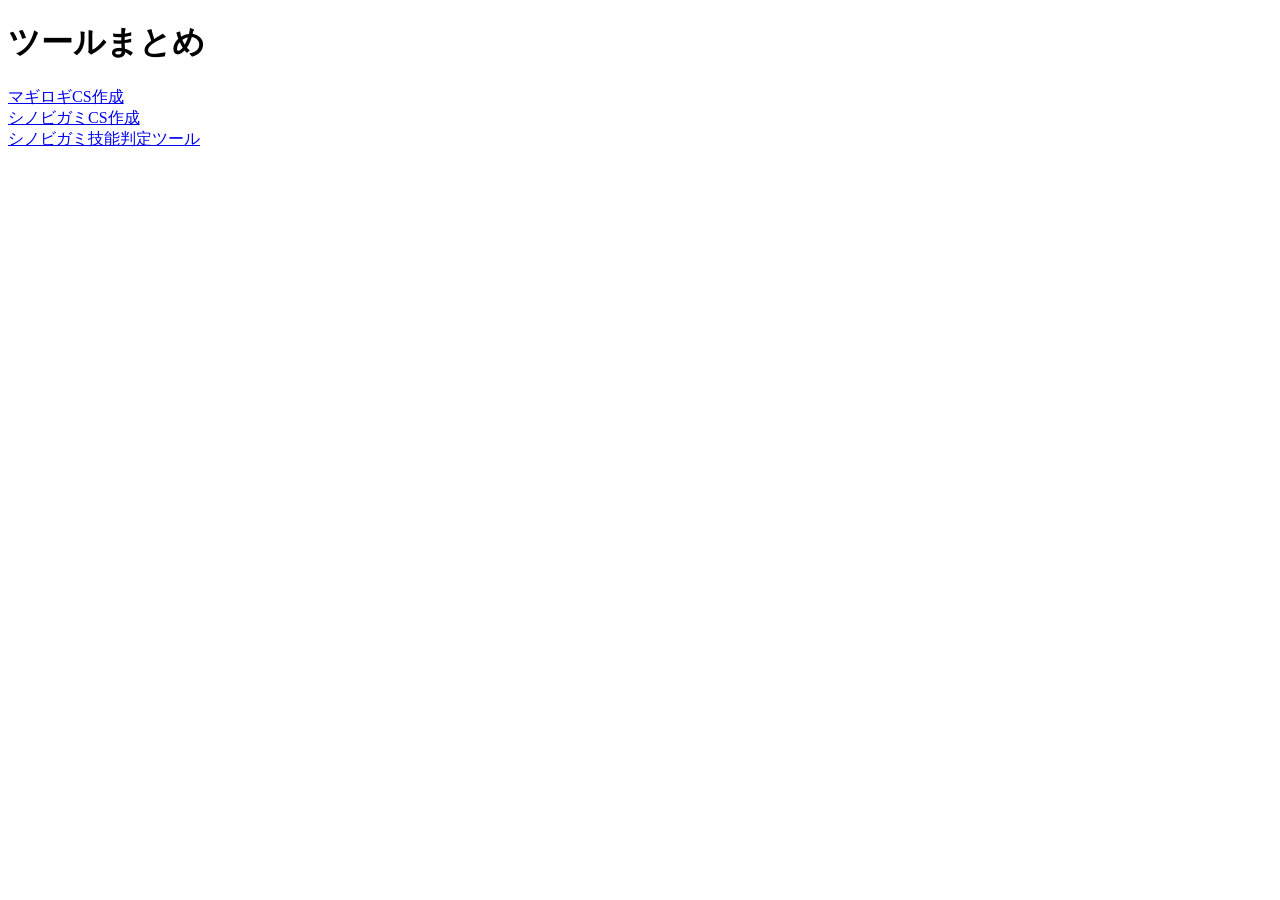
<file: index.html>
<!DOCTYPE html>
<html lang="ja">
<head>
    <meta charset="UTF-8">
    <meta name="viewport" content="width=device-width, initial-scale=1.0">
    <title>キャラシ製作所</title>
    <meta property="og:type" content="website">
    <meta property="og:title" content="キャラシ製作所">
    <meta property="og:description" content="TRPGのキャラクターシートを作成・共有するためのツールをまとめたサイトです">
    <meta name="twitter:card" content="summary">
</head>
<body>
    <h1>ツールまとめ</h1>
    <a href="magirogi/index.html">マギロギCS作成</a><br>
    <a href="sinobigami/index.html">シノビガミCS作成</a><br>
    <a href="sinobigami_tool/index.html">シノビガミ技能判定ツール</a><br>
</body>
</html>
</file>
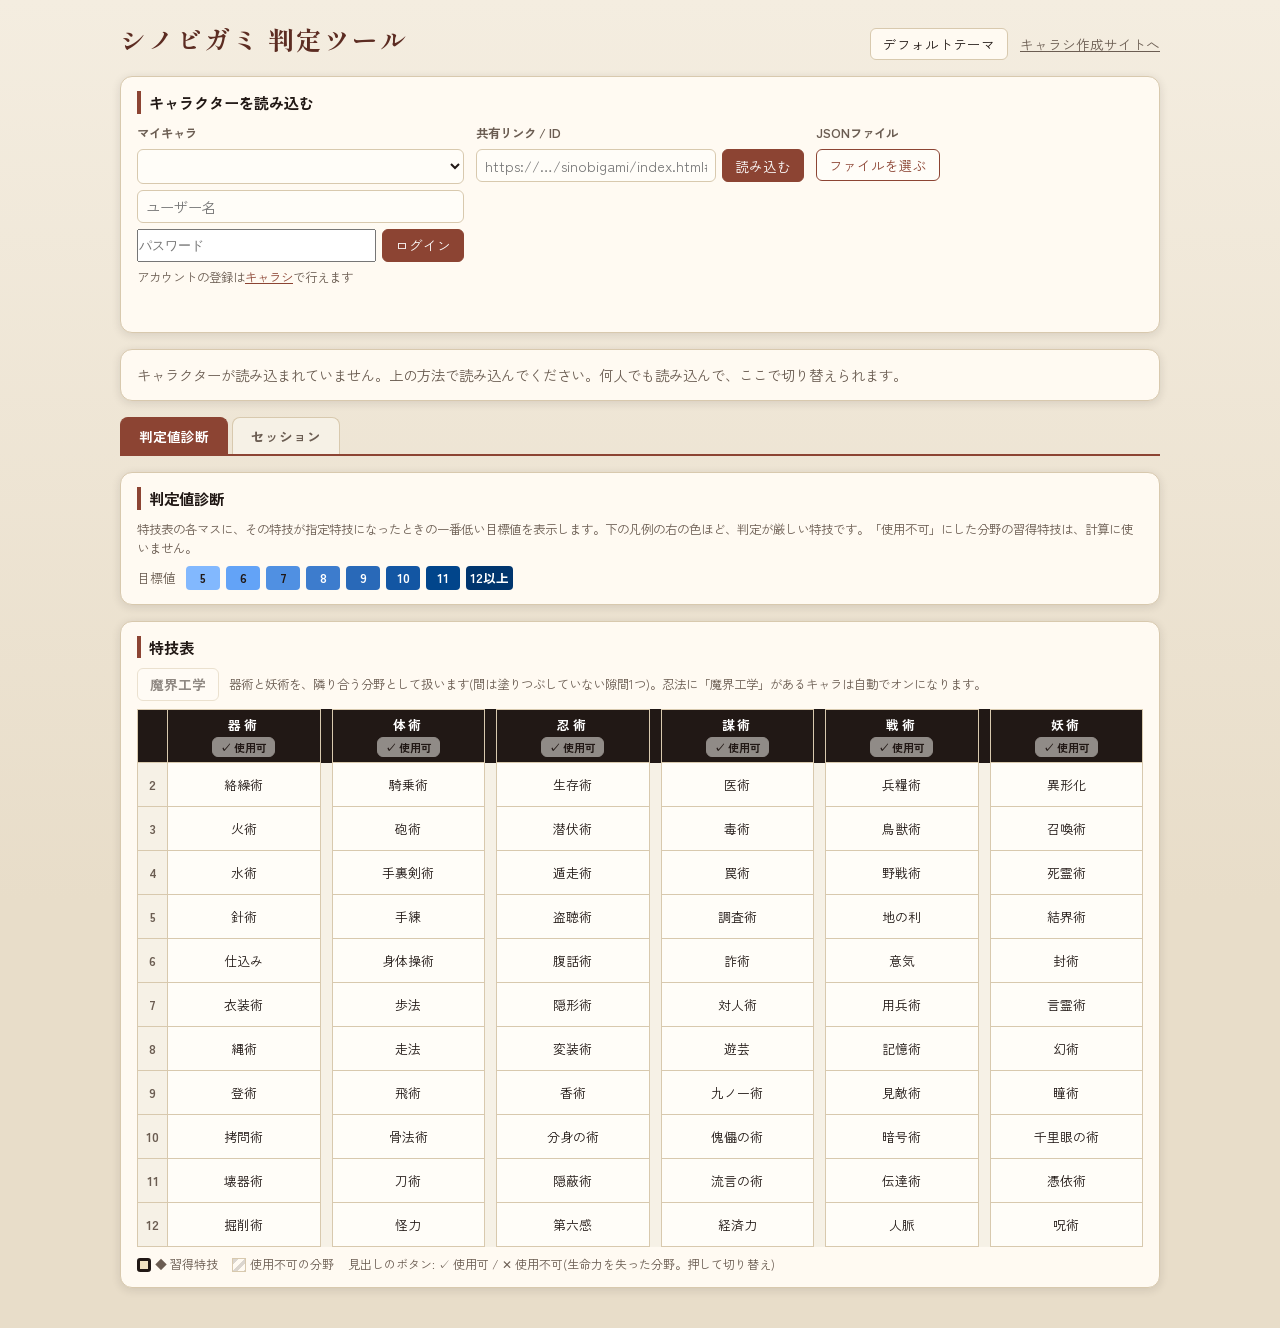
<file: sinobigami_tool/index.html>
<!DOCTYPE html>
<html lang="ja">
<head>
  <meta charset="UTF-8" />
  <meta name="viewport" content="width=device-width, initial-scale=1.0" />
  <title>シノビガミ 判定ツール</title>
  <script>
    // キャラシと共通のテーマ設定を、描画前に当てる(明るい画面が一瞬出ないように)
    try {
      const theme = localStorage.getItem('sinobigami_theme');
      if (theme && theme !== 'light') document.documentElement.setAttribute('data-theme', theme);
    } catch {}
  </script>
  <style>
    @import url("https://fonts.googleapis.com/css2?family=Zen+Kaku+Gothic+New:wght@400;700&family=Shippori+Mincho:wght@700&display=swap");

    /*
     * テーマはキャラシ(sinobigami/stylesheet.css)と同じ4種類で、選択もキャラシと共通(localStorage の sinobigami_theme)。
     * light(デフォルト) / dark(ダークモード1: 背景だけ黒・朱そのまま) / dark-muted(ダークモード2: 背景だけ黒・朱を抑える)
     * / dark-full(ダークモード3: カードや特技表も黒)。
     * 目標値の色(--heat-*)とキャラクターの色(--char-*)は、dataviz の validate_palette.js で背景ごとに検証済み。
     */
    :root {
      color-scheme: light;
      --text: #211815;
      --muted: #6b5d52;
      --bg-top: #f4ede0;
      --bg-bottom: #e8ddc9;
      --h1-color: #5c2c22;
      --header-link: #6b5d52;
      --panel: #fffaf2;
      --surface: #fffdf8;
      --surface-alt: #f6f1e6;
      --border: #d8c9ae;
      --accent: #8c4433;
      --accent-strong: #5c2c22;
      --accent-text: #8c4433;
      --shadow: rgba(33, 24, 21, 0.12);
      --gap-on: rgba(140, 68, 51, 0.35);
      --skill-head-bg: #211815;
      --selected-bg: #211815;
      --lost-hatch: rgba(33, 24, 21, 0.16);
      --acquired-bg: #f1e2c2;
      --line-strong: #211815;
      --target-line: #5c2c22;
      --error: #b3261e;

      /* 目標値 5〜12以上: 青の単色で薄い→濃い(朱の見出しと区別するため青。背景 #fffdf8 で --ordinal 検証済み) */
      --heat-5: #82b8fe;  --heat-text-5: #211815;
      --heat-6: #63a3f7;  --heat-text-6: #211815;
      --heat-7: #5090e2;  --heat-text-7: #211815;
      --heat-8: #3d7ccd;  --heat-text-8: #fff;
      --heat-9: #2969b8;  --heat-text-9: #fff;
      --heat-10: #1356a3; --heat-text-10: #fff;
      --heat-11: #01458b; --heat-text-11: #fff;
      --heat-12: #00356e; --heat-text-12: #fff;

      /* セッションのキャラクターの色(categorical の固定順。名前ごとに番号を固定) */
      --char-0: #2a78d6; --char-1: #eb6834; --char-2: #1baf7a; --char-3: #eda100;
      --char-4: #e87ba4; --char-5: #008300; --char-6: #4a3aa7; --char-7: #e34948;
    }

    /* ダークモード1・2: 背景だけ黒くする(カードや特技表は明るいままなので、色分けも light と同じ) */
    [data-theme="dark"], [data-theme="dark-muted"], [data-theme="dark-full"] {
      --bg-top: #1c1512;
      --bg-bottom: #120d0b;
      --header-link: #b8a98f;
    }
    [data-theme="dark"], [data-theme="dark-full"] {
      --accent: #c73a2a;
      --accent-strong: #7a1f16;
      --accent-text: #c73a2a;
      --h1-color: #e2543c;
      --gap-on: rgba(199, 58, 42, 0.35);
    }
    [data-theme="dark-muted"] {
      --h1-color: #c1876c;
    }

    /* ダークモード3: カードや特技表も黒くする */
    [data-theme="dark-full"] {
      color-scheme: dark;
      --text: #efe4d6;
      --muted: #b5a58f;
      --panel: #201812;
      --surface: #150f0c;
      --surface-alt: #2c2119;
      --border: #4a3a2e;
      --accent-text: #e2543c;
      --shadow: rgba(0, 0, 0, 0.45);
      --gap-on: rgba(199, 58, 42, 0.45);
      --selected-bg: #efe4d6;
      --lost-hatch: rgba(255, 255, 255, 0.14);
      --acquired-bg: #3d2e20;
      --line-strong: #efe4d6;
      --target-line: #e2543c;
      --error: #f28b82;

      /* 明るいテーマと同じく、5=淡い青 → 12以上=濃い青(背景 #150f0c で --ordinal 検証済み) */
      --heat-5: #c9e0fe;  --heat-text-5: #150f0c;
      --heat-6: #a7cdfe;  --heat-text-6: #150f0c;
      --heat-7: #85b9fd;  --heat-text-7: #150f0c;
      --heat-8: #63a5f8;  --heat-text-8: #150f0c;
      --heat-9: #5091e3;  --heat-text-9: #150f0c;
      --heat-10: #3d7ece; --heat-text-10: #150f0c;
      --heat-11: #2a6bba; --heat-text-11: #efe4d6;
      --heat-12: #1459a5; --heat-text-12: #efe4d6;

      /* categorical の dark 列(背景 #150f0c ですべて 3:1 以上) */
      --char-0: #3987e5; --char-1: #d95926; --char-2: #199e70; --char-3: #c98500;
      --char-4: #d55181; --char-5: #008300; --char-6: #9085e9; --char-7: #e66767;
    }

    * { box-sizing: border-box; margin: 0; padding: 0; }
    body {
      font-family: 'Zen Kaku Gothic New', 'Yu Gothic UI', 'Meiryo', sans-serif;
      background: var(--bg-bottom) linear-gradient(180deg, var(--bg-top), var(--bg-bottom)) fixed;
      color: var(--text);
      min-height: 100vh;
      padding: 20px 16px 40px;
      line-height: 1.5;
    }
    .page { max-width: 1040px; margin: 0 auto; display: flex; flex-direction: column; gap: 16px; }

    header { display: flex; align-items: baseline; justify-content: space-between; flex-wrap: wrap; gap: 8px; }
    h1 {
      font-family: 'Shippori Mincho', serif;
      font-size: 1.6rem;
      color: var(--h1-color);
      letter-spacing: 0.08em;
    }
    .header-actions { display: flex; align-items: center; gap: 12px; }
    header a { color: var(--header-link); font-size: 0.85rem; }
    /* 見出しはトップページ(ツールまとめ)へのリンク。見た目は見出しのまま */
    header h1 .home-link { color: inherit; font-size: inherit; text-decoration: none; }
    header h1 .home-link:hover, header h1 .home-link:focus-visible { text-decoration: underline; text-underline-offset: 0.15em; text-decoration-thickness: 2px; }
    .theme-toggle { background: var(--panel); color: var(--text); border-color: var(--border); }
    .theme-toggle:hover:not(:disabled) { background: var(--surface-alt); }

    .card {
      background: var(--panel);
      border: 1px solid var(--border);
      border-radius: 12px;
      box-shadow: 0 2px 10px var(--shadow);
      padding: 14px 16px;
    }
    .card h2 {
      font-size: 0.95rem;
      padding-left: 8px;
      border-left: 4px solid var(--accent);
      margin-bottom: 10px;
    }

    button {
      font: inherit;
      cursor: pointer;
      border-radius: 6px;
      border: 1px solid var(--accent);
      background: var(--accent);
      color: #fff;
      padding: 5px 12px;
      font-size: 0.85rem;
    }
    button:hover:not(:disabled) { background: var(--accent-strong); }
    button:disabled { opacity: 0.5; cursor: not-allowed; }
    button.btn-outline { background: var(--surface); color: var(--accent-text); }
    button.btn-outline:hover:not(:disabled) { background: var(--surface-alt); }
    input[type="text"], select {
      font: inherit;
      font-size: 0.9rem;
      padding: 5px 8px;
      border: 1px solid var(--border);
      border-radius: 6px;
      background: var(--surface);
      color: var(--text);
      min-width: 0;
    }

    /* ── キャラクターの読み込み ── */
    .load-sources { display: grid; grid-template-columns: repeat(auto-fit, minmax(240px, 1fr)); gap: 12px; }
    .load-source { display: flex; flex-direction: column; gap: 6px; }
    .load-source-label { font-size: 0.78rem; color: var(--muted); font-weight: 700; }
    .load-source-row { display: flex; gap: 6px; }
    .load-source-row > input, .load-source-row > select { flex: 1; }
    .load-note { font-size: 0.78rem; color: var(--muted); }
    .load-message { margin-top: 8px; font-size: 0.85rem; min-height: 1.3em; }
    .account-row { display: flex; align-items: center; justify-content: space-between; gap: 6px; font-size: 0.85rem; }
    .account-name { font-weight: 700; min-width: 0; overflow: hidden; text-overflow: ellipsis; white-space: nowrap; }
    .account-logout { padding: 2px 10px; font-size: 0.78rem; }
    .login-form { display: flex; flex-direction: column; gap: 6px; }
    .login-form[hidden], .account-row[hidden] { display: none; }
    .load-note a { color: var(--accent-text); }
    .load-message.is-error { color: var(--error); }

    /* ── 読み込んだキャラクター ── */
    .char-summary { display: flex; flex-direction: column; gap: 10px; }
    .char-tabs { display: flex; flex-wrap: wrap; gap: 6px; }
    .char-tab-item { display: inline-flex; align-items: stretch; }
    .char-tab {
      background: var(--surface); color: var(--text);
      border: 1px solid var(--border); border-radius: 999px 0 0 999px;
      padding: 3px 10px 3px 12px; font-weight: 700;
    }
    .char-tab:hover:not(:disabled) { background: var(--surface-alt); }
    .char-tab.is-active { background: var(--accent); border-color: var(--accent); color: #fff; }
    .char-remove {
      background: var(--surface); color: var(--muted);
      border: 1px solid var(--border); border-left: none; border-radius: 0 999px 999px 0;
      padding: 0 9px 0 6px;
    }
    .char-remove:hover:not(:disabled) { background: var(--surface-alt); color: var(--accent-text); }
    .char-tab-item.is-active .char-remove { border-color: var(--accent); }
    .char-detail { display: flex; align-items: baseline; flex-wrap: wrap; gap: 6px 14px; }
    .char-summary-name { font-family: 'Shippori Mincho', serif; font-size: 1.3rem; font-weight: 700; }
    .char-summary-meta { display: flex; flex-wrap: wrap; gap: 6px; font-size: 0.8rem; }
    .char-summary-meta span { background: var(--surface-alt); border: 1px solid var(--border); border-radius: 4px; padding: 0 6px; }
    .char-summary-empty { color: var(--muted); font-size: 0.9rem; }

    /* ── モードのタブ ── */
    .mode-tabs { display: flex; gap: 4px; border-bottom: 2px solid var(--accent); }
    .mode-tab {
      background: var(--surface-alt);
      color: var(--muted);
      border: 1px solid var(--border);
      border-bottom: none;
      border-radius: 8px 8px 0 0;
      padding: 8px 18px;
      font-weight: 700;
    }
    .mode-tab:hover:not(:disabled):not(.is-active) { background: var(--surface); }
    .mode-tab.is-active { background: var(--accent); border-color: var(--accent); color: #fff; }
    .mode-panel[hidden] { display: none; }

    /* ── 特技表 ── */
    .skill-table-wrap { overflow-x: auto; }
    .skill-table { border-collapse: collapse; width: 100%; min-width: 620px; table-layout: fixed; font-size: 0.8rem; }
    .skill-table th, .skill-table td { border: 1px solid var(--border); text-align: center; }
    /* 見出しとギャップの色は、キャラシの特技表(sinobigami/stylesheet.css の .skill-head / .gap-col)に合わせる */
    .skill-table .num-col { width: 30px; background: var(--surface-alt); color: var(--muted); font-weight: 700; }
    .skill-table thead .num-col { background: var(--skill-head-bg); }
    .skill-table .gap-col { width: 12px; background: var(--surface-alt); border-top: none; border-bottom: none; }
    .skill-table thead .gap-col { background: var(--skill-head-bg); }
    .skill-table .gap-col.gap-on { background: var(--selected-bg); }
    .area-head { background: var(--skill-head-bg); color: #fff; padding: 5px 2px; vertical-align: top; }
    .area-head-name { display: block; font-weight: 700; letter-spacing: 0.2em; }
    /* 使用可=白い札、使用不可=黒い札(目標値の色と紛れないよう、色味を持たせない) */
    .lost-toggle {
      margin-top: 3px;
      font-size: 0.68rem;
      font-weight: 700;
      padding: 1px 7px;
      background: #fffdf8;
      color: #211815;
      border: 1px solid #fffdf8;
    }
    .lost-toggle:hover:not(:disabled) { background: #e8ddc9; }
    /* 使用不可は、キャラシの特技表のダメージのチェックと同じく朱にする */
    .lost-toggle[aria-pressed="true"] { background: var(--accent); color: #fff; border-color: var(--accent); }
    .lost-toggle[aria-pressed="true"]:hover:not(:disabled) { background: var(--accent-strong); }
    .skill-cell { background: var(--surface); padding: 4px 2px; height: 44px; position: relative; }
    .skill-name { display: block; line-height: 1.2; }
    /* 習得特技: ◆印・太字・太い枠。目標値の色が無いマスでは背景にも色を付ける */
    .skill-cell.is-acquired .skill-name { font-weight: 700; }
    .skill-cell.is-acquired .skill-name::before { content: '◆'; font-size: 0.8em; margin-right: 2px; }
    .skill-cell.is-acquired:not([class*="heat-"]) { background-color: var(--acquired-bg); }
    .skill-cell.is-acquired::after {
      content: '';
      position: absolute;
      inset: 1px;
      border: 3px solid var(--cell-line, var(--line-strong));
      border-radius: 5px;
      pointer-events: none;
    }
    /* 使用不可の分野のマスは斜線(判断の要素は見出しのボタンと、この斜線) */
    .skill-cell.is-lost {
      background-image: repeating-linear-gradient(135deg, var(--lost-hatch) 0 4px, transparent 4px 8px);
    }
    /* 目標値の色分け(朱の単色で、5=薄い → 12以上=濃い。dataviz の validate_palette.js --ordinal で検証済み) */
    .skill-value { display: block; font-size: 0.95rem; font-weight: 700; line-height: 1.1; margin-top: 2px; }
    /* 色はテーマごとの変数(--heat-*)。文字と習得特技の枠は、その段で読める色(--heat-text-*)にする */
    .heat-5  { background-color: var(--heat-5);  color: var(--heat-text-5);  --cell-line: var(--heat-text-5); }
    .heat-6  { background-color: var(--heat-6);  color: var(--heat-text-6);  --cell-line: var(--heat-text-6); }
    .heat-7  { background-color: var(--heat-7);  color: var(--heat-text-7);  --cell-line: var(--heat-text-7); }
    .heat-8  { background-color: var(--heat-8);  color: var(--heat-text-8);  --cell-line: var(--heat-text-8); }
    .heat-9  { background-color: var(--heat-9);  color: var(--heat-text-9);  --cell-line: var(--heat-text-9); }
    .heat-10 { background-color: var(--heat-10); color: var(--heat-text-10); --cell-line: var(--heat-text-10); }
    .heat-11 { background-color: var(--heat-11); color: var(--heat-text-11); --cell-line: var(--heat-text-11); }
    .heat-12 { background-color: var(--heat-12); color: var(--heat-text-12); --cell-line: var(--heat-text-12); }
    .skill-cell.heat-none .skill-value { color: var(--muted); }
    .heat-legend { display: flex; flex-wrap: wrap; align-items: center; gap: 6px; margin-top: 8px; font-size: 0.8rem; }
    .heat-legend-label { color: var(--muted); margin-right: 4px; }
    .heat-swatch { display: inline-flex; align-items: center; justify-content: center; min-width: 34px; height: 24px; padding: 0 4px; border-radius: 4px; font-weight: 700; }
    /* ── セッション ── */
    .session-layout { display: grid; grid-template-columns: minmax(260px, 1fr) 2fr; gap: 16px; margin-top: 4px; }
    @media (max-width: 720px) { .session-layout { grid-template-columns: 1fr; } }
    .session-form { display: flex; flex-direction: column; gap: 6px; margin-bottom: 14px; }
    .session-form-row { display: flex; gap: 6px; }
    .session-form-row > input, .session-form-row > select { flex: 1; }
    .session-subhead { font-size: 0.82rem; font-weight: 700; margin-bottom: 6px; }
    .form-message { font-size: 0.8rem; color: var(--error); min-height: 1.2em; }
    .name-list { list-style: none; display: flex; flex-wrap: wrap; gap: 6px; margin-bottom: 14px; }
    .name-chip {
      display: inline-flex; align-items: center; gap: 6px;
      padding: 2px 4px 2px 8px; border: 1px solid var(--border); border-radius: 999px;
      background: var(--surface); font-size: 0.85rem;
    }
    .char-dot { width: 10px; height: 10px; border-radius: 50%; background: var(--char-color); flex-shrink: 0; }
    .icon-btn {
      border: none; background: transparent; color: var(--muted);
      padding: 0 4px; font-size: 1rem; line-height: 1;
    }
    .icon-btn:hover:not(:disabled) { background: transparent; color: var(--accent); }
    .button-groups { display: flex; flex-direction: column; gap: 12px; }
    .button-group-head { display: flex; align-items: center; gap: 6px; font-weight: 700; font-size: 0.9rem; margin-bottom: 6px; }
    .button-group-list { display: flex; flex-wrap: wrap; gap: 6px; }
    .judge-item { display: inline-flex; align-items: stretch; }
    .judge-btn {
      display: flex; flex-direction: column; align-items: flex-start;
      background: var(--surface); color: var(--text);
      border: 1px solid var(--border); border-left: 6px solid var(--char-color);
      border-radius: 6px 0 0 6px; padding: 4px 10px; text-align: left;
    }
    .judge-btn:hover:not(:disabled) { background: var(--surface-alt); }
    .judge-btn.is-active { background: var(--surface-alt); box-shadow: inset 0 0 0 2px var(--line-strong); }
    .judge-btn-label { font-weight: 700; font-size: 0.9rem; }
    .judge-btn-skill { font-size: 0.72rem; color: var(--muted); }
    .judge-delete {
      border: 1px solid var(--border); border-left: none; border-radius: 0 6px 6px 0;
      background: var(--surface); color: var(--muted); padding: 0 8px;
    }
    .judge-delete:hover:not(:disabled) { background: var(--surface-alt); color: var(--accent); }
    .session-empty { color: var(--muted); font-size: 0.85rem; }
    .judge-result {
      border: 1px solid var(--border); border-left: 6px solid var(--char-color, var(--border));
      border-radius: 8px; background: var(--surface); padding: 10px 14px; margin-bottom: 14px;
    }
    .judge-result-head { display: flex; align-items: center; gap: 6px; font-size: 0.85rem; font-weight: 700; }
    .judge-result-main { display: flex; align-items: baseline; flex-wrap: wrap; gap: 4px 12px; margin-top: 2px; }
    .judge-result-target { font-size: 2.2rem; font-weight: 700; line-height: 1.2; }
    .judge-result-target small { font-size: 1rem; margin-right: 4px; }
    .judge-result-from { font-size: 1rem; font-weight: 700; }
    .judge-result-note { font-size: 0.78rem; color: var(--muted); margin-top: 2px; }
    /* セッション: 特技表の指定特技と最良の特技 */
    .skill-cell.is-target { outline: 3px solid var(--target-line); outline-offset: -3px; }
    .cell-badge {
      position: absolute; top: 1px; right: 2px;
      font-size: 0.6rem; font-weight: 700; line-height: 1.3;
      padding: 0 3px; border-radius: 3px; background: var(--line-strong); color: var(--surface);
    }
    .cell-badge.badge-target { left: 2px; right: auto; background: var(--target-line); color: var(--surface); }
    .skill-cell .cell-note { display: block; font-size: 0.65rem; color: var(--muted); }
    .session-footer { display: flex; justify-content: flex-end; margin-top: 12px; }
    .table-legend { display: flex; flex-wrap: wrap; gap: 4px 14px; margin-top: 8px; font-size: 0.75rem; color: var(--muted); }
    .legend-acquired { display: inline-block; width: 14px; height: 14px; border: 3px solid var(--line-strong); border-radius: 3px; background: var(--acquired-bg); vertical-align: -3px; margin-right: 4px; }
    .legend-lost { display: inline-block; width: 14px; height: 14px; border: 1px solid var(--border); vertical-align: -3px; margin-right: 4px; background-image: repeating-linear-gradient(135deg, var(--lost-hatch) 0 4px, transparent 4px 8px); }
    /* 魔界工学(器術と妖術をつなぐ)の切り替え */
    .table-controls { display: flex; align-items: center; flex-wrap: wrap; gap: 6px 10px; margin-bottom: 8px; }
    .makai-toggle { background: var(--surface); color: var(--text); border-color: var(--border); font-weight: 700; }
    .makai-toggle:hover:not(:disabled) { background: var(--surface-alt); }
    .makai-toggle[aria-pressed="true"] { background: var(--accent); border-color: var(--accent); color: #fff; }
    .makai-toggle[aria-pressed="true"]:hover:not(:disabled) { background: var(--accent-strong); }
    .area-head-link { display: block; font-size: 0.65rem; font-weight: 700; margin-top: 2px; letter-spacing: 0; }
  </style>
</head>
<body>
  <div class="page">
    <header>
      <h1><a class="home-link" href="../" title="ツールまとめへ">シノビガミ 判定ツール</a></h1>
      <div class="header-actions">
        <button type="button" class="theme-toggle" id="theme_toggle_btn" title="キャラシと共通の設定です"></button>
        <a href="../sinobigami/index.html">キャラシ作成サイトへ</a>
      </div>
    </header>

    <section class="card" aria-labelledby="load_heading">
      <h2 id="load_heading">キャラクターを読み込む</h2>
      <div class="load-sources">
        <div class="load-source">
          <label class="load-source-label" for="my_char_select">マイキャラ</label>
          <div class="account-row" id="account_row" hidden>
            <span class="account-name" id="account_name"></span>
            <button type="button" class="btn-outline account-logout" id="logout_btn">ログアウト</button>
          </div>
          <div class="load-source-row" id="my_char_row" hidden>
            <select id="my_char_select"></select>
          </div>
          <form class="login-form" id="login_form" hidden>
            <input type="text" id="login_username" placeholder="ユーザー名" autocomplete="username" aria-label="ユーザー名" required />
            <div class="load-source-row">
              <input type="password" id="login_password" placeholder="パスワード" autocomplete="current-password" aria-label="パスワード" required />
              <button type="submit" id="login_btn">ログイン</button>
            </div>
            <span class="load-note">アカウントの登録は<a href="../sinobigami/index.html">キャラシ</a>で行えます</span>
          </form>
          <span class="load-note" id="my_char_note" role="status"></span>
        </div>
        <form class="load-source" id="share_form">
          <label class="load-source-label" for="share_input">共有リンク / ID</label>
          <div class="load-source-row">
            <input type="text" id="share_input" placeholder="https://…/sinobigami/index.html#id=… または ID" autocomplete="off" />
            <button type="submit" id="share_load_btn">読み込む</button>
          </div>
        </form>
        <div class="load-source">
          <span class="load-source-label">JSONファイル</span>
          <div class="load-source-row">
            <button type="button" class="btn-outline" id="load_json_btn">ファイルを選ぶ</button>
            <input type="file" id="load_json_file" accept=".json,application/json" hidden />
          </div>
        </div>
      </div>
      <p class="load-message" id="load_message" role="status"></p>
    </section>

    <section class="card char-summary" id="char_summary" aria-live="polite"></section>

    <nav class="mode-tabs" role="tablist">
      <button type="button" class="mode-tab" role="tab" data-mode="diagnosis" id="tab_diagnosis">判定値診断</button>
      <button type="button" class="mode-tab" role="tab" data-mode="session" id="tab_session">セッション</button>
    </nav>

    <section class="card mode-panel" id="panel_diagnosis" data-mode="diagnosis" role="tabpanel">
      <h2>判定値診断</h2>
      <p class="load-note">特技表の各マスに、その特技が指定特技になったときの一番低い目標値を表示します。下の凡例の右の色ほど、判定が厳しい特技です。「使用不可」にした分野の習得特技は、計算に使いません。</p>
      <div class="heat-legend" aria-label="目標値の色">
        <span class="heat-legend-label">目標値</span>
        <span class="heat-swatch heat-5">5</span><span class="heat-swatch heat-6">6</span><span class="heat-swatch heat-7">7</span><span class="heat-swatch heat-8">8</span>
        <span class="heat-swatch heat-9">9</span><span class="heat-swatch heat-10">10</span><span class="heat-swatch heat-11">11</span><span class="heat-swatch heat-12">12以上</span>
      </div>
    </section>

    <section class="card mode-panel" id="panel_session" data-mode="session" role="tabpanel" hidden>
      <h2>セッション</h2>
      <p class="load-note">登録したボタンを押すと、その指定特技で判定するときの目標値を表示します。登録内容はこのブラウザに保存されます。</p>
      <div class="session-layout">
        <div>
          <form class="session-form" id="name_form">
            <label class="session-subhead" for="name_input">1. キャラクター名を登録</label>
            <div class="session-form-row">
              <input type="text" id="name_input" maxlength="30" placeholder="例: ボスA" autocomplete="off" />
              <button type="submit" id="name_add_btn">追加</button>
            </div>
            <p class="form-message" id="name_message" role="status"></p>
          </form>
          <ul class="name-list" id="name_list"></ul>

          <form class="session-form" id="button_form">
            <span class="session-subhead">2. ボタンを登録</span>
            <input type="text" id="button_label" maxlength="30" placeholder="名前(忍法名など。空なら指定特技名)" autocomplete="off" aria-label="ボタンの名前" />
            <select id="button_owner" aria-label="キャラクター"></select>
            <div class="session-form-row">
              <input type="text" id="button_skill" list="skill_options" placeholder="指定特技(入力して候補から選ぶ)" autocomplete="off" aria-label="指定特技" />
              <button type="submit" id="button_add_btn">登録</button>
            </div>
            <datalist id="skill_options"></datalist>
            <p class="form-message" id="button_message" role="status"></p>
          </form>
        </div>
        <div>
          <div class="judge-result" id="judge_result" aria-live="polite"></div>
          <div class="button-groups" id="button_groups"></div>
          <div class="session-footer">
            <button type="button" class="btn-outline" id="session_clear_btn">すべてクリア</button>
          </div>
        </div>
      </div>
    </section>

    <section class="card" aria-labelledby="table_heading">
      <h2 id="table_heading">特技表</h2>
      <div class="table-controls">
        <button type="button" class="makai-toggle" id="makai_toggle" aria-pressed="false">魔界工学</button>
        <span class="load-note">器術と妖術を、隣り合う分野として扱います(間は塗りつぶしていない隙間1つ)。忍法に「魔界工学」があるキャラは自動でオンになります。</span>
      </div>
      <div class="skill-table-wrap">
        <table class="skill-table" id="skill_table"></table>
      </div>
      <div class="table-legend">
        <span><span class="legend-acquired"></span>◆ 習得特技</span>
        <span><span class="legend-lost"></span>使用不可の分野</span>
        <span>見出しのボタン: ✓ 使用可 / ✕ 使用不可(生命力を失った分野。押して切り替え)</span>
      </div>
    </section>
  </div>

<script>
// ==========================================
// 特技表の定義(sinobigami/index.html 準拠)
// ==========================================
const AREA_NAMES = ['器術', '体術', '忍術', '謀術', '戦術', '妖術'];

const SKILL_TABLE = [
  // row 2 ~ row 12
  ['絡繰術','騎乗術','生存術','医術','兵糧術','異形化'],
  ['火術','砲術','潜伏術','毒術','鳥獣術','召喚術'],
  ['水術','手裏剣術','遁走術','罠術','野戦術','死霊術'],
  ['針術','手練','盗聴術','調査術','地の利','結界術'],
  ['仕込み','身体操術','腹話術','詐術','意気','封術'],
  ['衣装術','歩法','隠形術','対人術','用兵術','言霊術'],
  ['縄術','走法','変装術','遊芸','記憶術','幻術'],
  ['登術','飛術','香術','九ノ一術','見敵術','瞳術'],
  ['拷問術','骨法術','分身の術','傀儡の術','暗号術','千里眼の術'],
  ['壊器術','刀術','隠蔽術','流言の術','伝達術','憑依術'],
  ['掘削術','怪力','第六感','経済力','人脈','呪術'],
];

/** skill_r{row}_c{col} → 特技名 */
const SKILL_ID_MAP = {};
SKILL_TABLE.forEach((row, ri) => {
  row.forEach((name, ci) => {
    SKILL_ID_MAP[`skill_r${ri + 2}_c${ci + 1}`] = name;
  });
});

// 分野の間のギャップ(器術|体術 〜 戦術|妖術 の5つ。器術と妖術の間には無い)
const GAP_IDS = ['gap1', 'gap2', 'gap3', 'gap4', 'gap5'];

// ==========================================
// 距離と目標値の計算
// ==========================================

/**
 * 2つの分野列間の距離を計算(ギャップ考慮)。
 * 特技表の端は通常つながっていない(器術と妖術は隣ではない)ので、左右に並んだ列の間を数える。
 * 忍法【魔界工学】を持つ(makai が true)ときだけ、器術と妖術が隣り合う。
 * その間は、塗りつぶしていない隙間として数える(ほかの隣の分野と同じ = 2マス)。
 * col1, col2: 1〜6
 * gaps: { gap1: bool, ..., gap5: bool }。gap_i は col_i と col_(i+1) の間にある
 *   塗りつぶし(true)  → ギャップ0マス + 移動1マス = 1マス
 *   塗りつぶしなし(false) → ギャップ1マス + 移動1マス = 2マス
 */
function calcColumnDistance(col1, col2, gaps, makai = false) {
  const [left, right] = col1 < col2 ? [col1, col2] : [col2, col1];
  const cost = (gapIdx) => (gaps[`gap${gapIdx}`] ? 1 : 2);
  let direct = 0;
  for (let gapIdx = left; gapIdx < right; gapIdx++) direct += cost(gapIdx);
  if (!makai || left === right) return direct;

  // 左の列から器術へ戻り、妖術へ渡って(2マス)、右の列まで戻る道
  let around = 2;
  for (let gapIdx = 1; gapIdx < left; gapIdx++) around += cost(gapIdx);
  for (let gapIdx = right; gapIdx < 6; gapIdx++) around += cost(gapIdx);
  return Math.min(direct, around);
}

/** 2つの特技間の距離(分野間距離 + 行の差) */
function calcSkillDistance(row1, col1, row2, col2, gaps, makai = false) {
  return calcColumnDistance(col1, col2, gaps, makai) + Math.abs(row1 - row2);
}

/** skill ID から (row, col) を解析 */
function parseSkillId(id) {
  const m = id.match(/^skill_r(\d+)_c(\d+)$/);
  if (!m) return null;
  return { row: parseInt(m[1], 10), col: parseInt(m[2], 10) };
}

/** 使える習得特技(使用不可の分野を除く) */
function usableSkillIds() {
  const c = currentCharacter();
  if (!c) return [];
  const lost = new Set(c.lostColumns);
  return c.skills.filter(id => !lost.has(parseSkillId(id).col));
}

/** 習得特技 fromId で、指定特技 toId を判定するときの目標値(5 + 距離) */
function targetNumber(fromId, toId) {
  const from = parseSkillId(fromId);
  const to = parseSkillId(toId);
  const c = currentCharacter();
  return 5 + calcSkillDistance(from.row, from.col, to.row, to.col, c.gaps, !!c.makai);
}

/**
 * 指定特技 toId を、使える習得特技それぞれで判定するときの目標値を、低い順に返す。
 * [{ from: 習得特技ID, target }]。使える特技が無ければ空配列。
 */
function targetsFor(toId) {
  return usableSkillIds()
    .map(from => ({ from, target: targetNumber(from, toId) }))
    .sort((a, b) => a.target - b.target);
}

/** 目標値の色の段階(5〜12。12以上はまとめる) */
const heatClass = (target) => `heat-${Math.min(Math.max(target, 5), 12)}`;

// ==========================================
// 状態(ブラウザに保存し、リロード後に復元する)
// ==========================================
const STATE_KEY = 'sinobigamiToolState';

/**
 * characters: 読み込んだキャラ([{ key, name, schools[], skills[], gaps{}, sourceId?, lostColumns[] }]。計算に要る部分だけ)
 *   lostColumns は使えない分野の列番号(1〜6)で、生命力はキャラごとなのでキャラごとに持つ
 * activeCharKey: 表示・計算に使っているキャラ
 * mode: 'diagnosis' | 'session'
 * names: セッションで登録したキャラクター名([{ id, name, slot }]。slot は色の番号で、名前ごとに固定)
 * buttons: 登録したボタン([{ id, label, nameId, skillId }])
 * activeButtonId: 押したボタン(結果を表示しているもの)
 */
const state = { characters: [], activeCharKey: null, mode: 'diagnosis', names: [], buttons: [], activeButtonId: null };

/** 表示・計算に使っているキャラ(読み込んでいなければ null) */
const currentCharacter = () => state.characters.find(c => c.key === state.activeCharKey) || null;

const validLostColumns = (cols) => (Array.isArray(cols) ? cols.filter(c => Number.isInteger(c) && c >= 1 && c <= 6) : []);

function loadState() {
  try {
    const saved = JSON.parse(localStorage.getItem(STATE_KEY) || 'null');
    if (!saved || typeof saved !== 'object') return;
    if (Array.isArray(saved.characters)) {
      state.characters = saved.characters
        .filter(c => c && c.key && Array.isArray(c.skills))
        .map(c => ({ ...c, lostColumns: validLostColumns(c.lostColumns) }));
    } else if (saved.character && Array.isArray(saved.character.skills)) {
      // 1キャラだけ読み込めた頃の保存形式
      state.characters = [{ ...saved.character, key: 'c1', lostColumns: validLostColumns(saved.lostColumns) }];
    }
    state.activeCharKey = state.characters.some(c => c.key === saved.activeCharKey)
      ? saved.activeCharKey
      : (state.characters[0] ? state.characters[0].key : null);
    if (saved.mode === 'diagnosis' || saved.mode === 'session') state.mode = saved.mode;
    if (Array.isArray(saved.names)) state.names = saved.names.filter(n => n && n.id && n.name && Number.isInteger(n.slot));
    if (Array.isArray(saved.buttons)) {
      const nameIds = new Set(state.names.map(n => n.id));
      state.buttons = saved.buttons.filter(b => b && b.id && nameIds.has(b.nameId) && SKILL_ID_MAP[b.skillId]);
    }
    if (state.buttons.some(b => b.id === saved.activeButtonId)) state.activeButtonId = saved.activeButtonId;
  } catch {}
}

function saveState() {
  try {
    localStorage.setItem(STATE_KEY, JSON.stringify(state));
  } catch {}
}

// ==========================================
// キャラクターデータの変換
// ==========================================

/**
 * 読み込んだデータを、ツールで使う形にする。
 * { name, schools, skills, gaps, makai, attacks }。attacks は攻撃忍法([{ name, skill }])で、読み込み時に
 * セッションへ登録するためだけに使う(保存はしない)
 */
function toCharacter({ inputs = {}, checkedIds = [], ninpo = [] }) {
  // 流派(上位流派と流派)だけを表示に使う
  const schools = [inputs.school, inputs.sub_school].filter(Boolean);
  const checked = new Set(checkedIds);
  const gaps = {};
  GAP_IDS.forEach(gid => { gaps[gid] = checked.has(gid); });
  const text = (v) => (typeof v === 'string' ? v.trim() : '');
  return {
    name: inputs.name || '(名前未設定)',
    schools,
    skills: checkedIds.filter(id => SKILL_ID_MAP[id]),
    gaps,
    makai: ninpo.some(n => text(n.name).includes('魔界工学')),
    attacks: ninpo.filter(n => text(n.type) === '攻撃').map(n => ({ name: text(n.name), skill: text(n.skill) })),
  };
}

/** ユーザーに見せる理由付きのエラー(メッセージをそのまま表示する) */
class LoadError extends Error {}

/** キャラシと同じく、localhostで開いたときはローカルのAPI(sinobigami-api の npm run dev)に接続する */
const API_BASE = ['localhost', '127.0.0.1'].includes(location.hostname)
  ? 'http://localhost:8787'
  : 'https://sinobigami-api.kasu-kasu.workers.dev';

/** 共有リンク(…#id=XXXX)か、IDだけの入力から { id, isMagirogiLink } を取り出す。読めなければ null */
function parseCharacterRef(text) {
  const t = text.trim();
  const m = t.match(/[#&?]id=([A-Za-z0-9_-]{1,64})/);
  if (m) return { id: m[1], isMagirogiLink: /\/magirogi\//.test(t) };
  return /^[A-Za-z0-9_-]{1,64}$/.test(t) ? { id: t, isMagirogiLink: false } : null;
}

// 短縮形(キャラシの compactifyForShare)の入力欄キーのうち、ツールで使うもの
const SHARE_INPUT_KEYS = { n: 'name', sc: 'school', ss: 'sub_school', rk: 'rank', bl: 'belief' };
// /api/load の結果にはゲームの種別が無いので、そのゲームにしか無いキーで見分ける(sk の形式は両ゲームで同じ)
const MAGIROGI_ONLY_KEYS = { top: ['sp'], inputs: ['tn', 'tm', 'ar', 'atk', 'df', 'kg', 'hs', 'trn', 'tre', 'trd', 'gd'] };
const SINOBIGAMI_ONLY_KEYS = { top: ['np', 'og', 'hk'], inputs: ['fu', 'g', 'sc', 'rk', 'jc', 'nm', 'le', 'nh', 'nj', 'nt', 'no'] };
const hasAnyKey = (compact, keys) =>
  keys.top.some(k => k in compact) || keys.inputs.some(k => compact.i && k in compact.i);

/** 短縮形のデータが(シノビガミの印が無く)マギロギのものか */
function isMagirogiCompact(compact) {
  return hasAnyKey(compact, MAGIROGI_ONLY_KEYS) && !hasAnyKey(compact, SINOBIGAMI_ONLY_KEYS);
}

/** 短縮形(/api/load の結果)から変換する */
function characterFromCompact(compact) {
  const inputs = {};
  Object.entries(SHARE_INPUT_KEYS).forEach(([short, key]) => {
    if (compact.i && typeof compact.i[short] === 'string') inputs[key] = compact.i[short];
  });
  const skillIds = (Array.isArray(compact.sk) ? compact.sk : [])
    .filter(idx => Number.isInteger(idx) && idx >= 0 && idx < 66)
    .map(idx => `skill_r${Math.floor(idx / 6) + 2}_c${(idx % 6) + 1}`);
  const otherIds = (Array.isArray(compact.cb) ? compact.cb : []).filter(id => typeof id === 'string');
  // 忍法は [名前, 種別, 指定特技, …] の配列(キャラシの NINPO_ORDER)
  const ninpo = (Array.isArray(compact.np) ? compact.np : [])
    .filter(Array.isArray)
    .map(([name, type, skill]) => ({ name, type, skill }));
  return toCharacter({ inputs, checkedIds: [...skillIds, ...otherIds], ninpo });
}

/** サーバーからIDでキャラを読み込む(GET /api/load/:id) */
async function fetchCharacterById(id) {
  let res;
  try {
    res = await fetch(`${API_BASE}/api/load/${encodeURIComponent(id)}`);
  } catch {
    throw new LoadError('サーバーに接続できませんでした。通信状態を確認してください。');
  }
  if (res.status === 404) throw new LoadError('キャラクターが見つかりませんでした。リンクやIDが正しいか確認してください。');
  if (!res.ok) throw new LoadError(`キャラクターを読み込めませんでした(${res.status})。`);
  const compact = await res.json();
  if (!compact || typeof compact !== 'object') throw new LoadError('キャラクターのデータが読み取れませんでした。');
  if (isMagirogiCompact(compact)) throw new LoadError('マギロギのキャラクターは、このツールでは読み込めません。');
  return characterFromCompact(compact);
}

/** キャラシと共通のログイン情報(どちらでログイン・ログアウトしても、もう一方に反映される) */
const AUTH_TOKEN_KEY = 'sinobigami_auth_token';
const AUTH_USER_KEY = 'sinobigami_auth_username';
const getAuthToken = () => {
  try { return localStorage.getItem(AUTH_TOKEN_KEY); } catch { return null; }
};
const getAuthUsername = () => {
  try { return localStorage.getItem(AUTH_USER_KEY); } catch { return null; }
};
const setAuth = (token, username) => {
  try {
    localStorage.setItem(AUTH_TOKEN_KEY, token);
    localStorage.setItem(AUTH_USER_KEY, username);
  } catch {}
};
const clearAuth = () => {
  try {
    localStorage.removeItem(AUTH_TOKEN_KEY);
    localStorage.removeItem(AUTH_USER_KEY);
  } catch {}
};

/** ログインする(POST /api/login)。失敗したら、サーバーのメッセージ付きの LoadError を投げる */
async function login(username, password) {
  let res;
  try {
    res = await fetch(`${API_BASE}/api/login`, {
      method: 'POST',
      headers: { 'Content-Type': 'application/json' },
      body: JSON.stringify({ username, password }),
    });
  } catch {
    throw new LoadError('サーバーに接続できませんでした。通信状態を確認してください。');
  }
  const json = await res.json().catch(() => ({}));
  if (!res.ok || !json.token) throw new LoadError(json.error || 'ログインに失敗しました。');
  setAuth(json.token, json.username || username);
}

/** ログアウトする(POST /api/logout。通信に失敗しても、このブラウザのログイン情報は消す) */
async function logout() {
  const token = getAuthToken();
  clearAuth();
  if (!token) return;
  try {
    await fetch(`${API_BASE}/api/logout`, { method: 'POST', headers: { Authorization: `Bearer ${token}` } });
  } catch (err) {
    console.error(err);
  }
}

/**
 * ログイン中のユーザーのキャラ一覧(GET /api/my-layout?v=2 のツリー。フォルダは2段まで、種別つき)を取得する。
 * 未ログイン・ログイン切れなら null。
 */
async function fetchMyLayout() {
  const token = getAuthToken();
  if (!token) return null;
  const res = await fetch(`${API_BASE}/api/my-layout?v=2`, { headers: { Authorization: `Bearer ${token}` } });
  if (res.status === 401) {
    // ログインの有効期限切れ。キャラシと共通の情報なので、キャラシでもログアウト状態になる
    clearAuth();
    return null;
  }
  if (!res.ok) throw new Error(`マイキャラの取得に失敗しました(${res.status})`);
  return (await res.json()).items;
}

/** キャラシの「データを保存 (.json)」(buildSaveData の形式)から変換する */
function characterFromSaveData(data) {
  if (!data || typeof data !== 'object' || !data.checkboxes) throw new Error('キャラシのデータではありません');
  const checkedIds = Object.entries(data.checkboxes).filter(([, on]) => on).map(([id]) => id);
  const ninpo = (Array.isArray(data.ninpo) ? data.ninpo : []).filter(n => n && typeof n === 'object');
  return toCharacter({ inputs: data.inputs || {}, checkedIds, ninpo });
}

/**
 * 読み込んだキャラを一覧に追加して選び、画面を描き直す。
 * サーバーの同じキャラ(sourceId が同じ)をもう一度読んだときは、追加せずに内容だけ更新する(使用不可の状態は保つ)。
 */
function addCharacter(loaded, message) {
  const { attacks = [], ...character } = loaded;
  const existing = character.sourceId && state.characters.find(c => c.sourceId === character.sourceId);
  if (existing) {
    // 魔界工学は、手で切り替えた状態を保つ(忍法にあればオン)
    Object.assign(existing, character, {
      key: existing.key, lostColumns: existing.lostColumns, makai: existing.makai || character.makai,
    });
    state.activeCharKey = existing.key;
  } else {
    const entry = { ...character, key: newId(), lostColumns: [] };
    state.characters.push(entry);
    state.activeCharKey = entry.key;
  }
  const registered = registerAttackNinpo(character.name, attacks);
  saveState();
  render();
  const notes = [existing ? '読み込み済みのキャラクターを最新の内容に更新しました。' : '', registered].filter(Boolean);
  showLoadMessage([message, ...notes].join(' '));
}

/**
 * 攻撃忍法を、キャラクター名(読み込んだキャラの名前)のボタンとしてセッションに登録する。
 * 同じ名前・同じ指定特技のボタンが既にあれば登録しない。結果の説明文を返す。
 */
function registerAttackNinpo(ownerName, attacks) {
  if (!attacks.length) return '';
  const valid = attacks.filter(a => SKILL_NAME_TO_ID[a.skill]);
  const skipped = attacks.length - valid.length;
  const skippedNote = skipped ? `指定特技が特技名と一致しない攻撃忍法${skipped}個は登録していません。` : '';
  if (!valid.length) return skippedNote;

  let owner = state.names.find(n => n.name === ownerName);
  if (!owner) {
    if (state.names.length >= MAX_NAMES) {
      return `セッションのキャラクター名が${MAX_NAMES}人に達しているため、攻撃忍法を登録できませんでした。`;
    }
    owner = createSessionName(ownerName);
  }
  let added = 0;
  valid.forEach(a => {
    const skillId = SKILL_NAME_TO_ID[a.skill];
    const label = a.name || a.skill;
    if (state.buttons.some(b => b.nameId === owner.id && b.label === label && b.skillId === skillId)) return;
    state.buttons.push({ id: newId(), label, nameId: owner.id, skillId });
    added++;
  });
  return [added ? `攻撃忍法${added}個をセッションに登録しました。` : '', skippedNote].filter(Boolean).join(' ');
}

/** セッションのキャラクター名を追加する(色の番号は、空いている一番小さいもの) */
function createSessionName(name) {
  const usedSlots = new Set(state.names.map(n => n.slot));
  const slot = [...Array(MAX_NAMES).keys()].find(i => !usedSlots.has(i));
  const entry = { id: newId(), name, slot };
  state.names.push(entry);
  return entry;
}

// ==========================================
// 描画
// ==========================================
const skillTableEl = document.getElementById('skill_table');
const charSummaryEl = document.getElementById('char_summary');
const loadMessageEl = document.getElementById('load_message');

function escapeHTML(str) {
  return String(str).replace(/&/g, '&amp;').replace(/</g, '&lt;').replace(/>/g, '&gt;').replace(/"/g, '&quot;');
}

function showLoadMessage(message, isError = false) {
  loadMessageEl.textContent = message || '';
  loadMessageEl.classList.toggle('is-error', isError);
}

function renderCharSummary() {
  const c = currentCharacter();
  if (!c) {
    charSummaryEl.innerHTML = '<p class="char-summary-empty">キャラクターが読み込まれていません。上の方法で読み込んでください。何人でも読み込んで、ここで切り替えられます。</p>';
    return;
  }
  const tabs = state.characters.map(ch => {
    const active = ch.key === c.key;
    return `
      <span class="char-tab-item${active ? ' is-active' : ''}">
        <button type="button" class="char-tab${active ? ' is-active' : ''}" data-char-key="${ch.key}" aria-pressed="${active}">${escapeHTML(ch.name)}</button>
        <button type="button" class="char-remove" data-char-key="${ch.key}" title="一覧から外す" aria-label="「${escapeHTML(ch.name)}」を一覧から外す">×</button>
      </span>`;
  }).join('');
  charSummaryEl.innerHTML = `
    <div class="char-tabs" aria-label="読み込んだキャラクター(押すと切り替え)">${tabs}</div>
    <div class="char-detail">
      <span class="char-summary-name">${escapeHTML(c.name)}</span>
      <span class="char-summary-meta">${(c.schools || []).map(m => `<span>${escapeHTML(m)}</span>`).join('')}</span>
    </div>`;
}

/**
 * 判定値診断: マスに一番低い目標値を表示して色を塗る。{ classes, html, title } を返す
 */
function diagnosisCell(skillId) {
  const name = SKILL_ID_MAP[skillId];
  if (!currentCharacter()) return { classes: [], html: '', title: name };
  const [best] = targetsFor(skillId);
  if (!best) return { classes: ['heat-none'], html: '<span class="skill-value">−</span>', title: `${name}: 判定に使える特技がありません` };
  return {
    classes: [heatClass(best.target)],
    html: `<span class="skill-value">${best.target}</span>`,
    title: `${name}: 目標値 ${best.target}(${SKILL_ID_MAP[best.from]}で判定)`,
  };
}

/** 押しているボタン(無ければ null) */
const activeButton = () => state.buttons.find(b => b.id === state.activeButtonId) || null;

/**
 * セッション: 押したボタンの指定特技を枠で示し、使える習得特技ごとの目標値を表示する(一番低いものに「最良」)
 */
function sessionCell(skillId) {
  const name = SKILL_ID_MAP[skillId];
  const button = activeButton();
  const c = currentCharacter();
  if (!button || !c) return { classes: [], html: '', title: name };

  const classes = [];
  let html = '';
  let title = name;
  if (skillId === button.skillId) {
    classes.push('is-target');
    html += '<span class="cell-badge badge-target">指定</span>';
    title = `${name}: 指定特技`;
  }
  if (c.skills.includes(skillId)) {
    const result = targetsFor(button.skillId).find(t => t.from === skillId);
    if (result) {
      const best = targetsFor(button.skillId)[0].target;
      classes.push(heatClass(result.target));
      html += `<span class="skill-value">${result.target}</span>`;
      if (result.target === best) html += '<span class="cell-badge">最良</span>';
      title = `${name}で判定: 目標値 ${result.target}`;
    } else {
      html += '<span class="cell-note">使用不可</span>';
      title = `${name}: 使えない分野の特技です`;
    }
  }
  return { classes, html, title };
}

/** セッション: 押したボタンの結果(一番低い目標値と、それで判定する特技)を表示する */
function renderJudgeResult() {
  const el = document.getElementById('judge_result');
  const button = activeButton();
  if (!button) {
    el.style.removeProperty('--char-color');
    el.innerHTML = '<p class="session-empty">登録したボタンを押すと、ここに目標値が表示されます。</p>';
    return;
  }
  const owner = state.names.find(n => n.id === button.nameId);
  el.style.setProperty('--char-color', charColor(owner.slot));
  const head = `<div class="judge-result-head"><span class="char-dot" aria-hidden="true"></span>${escapeHTML(owner.name)}「${escapeHTML(button.label)}」 指定特技: ${SKILL_ID_MAP[button.skillId]}</div>`;
  const c = currentCharacter();
  if (!c) {
    el.innerHTML = `${head}<p class="judge-result-note">キャラクターを読み込むと、目標値を計算します。</p>`;
    return;
  }
  const results = targetsFor(button.skillId);
  const forWhom = `<p class="judge-result-note">${escapeHTML(c.name)}が判定する場合</p>`;
  if (!results.length) {
    el.innerHTML = `${head}${forWhom}<div class="judge-result-main"><span class="judge-result-from">判定に使える特技がありません</span></div>
      <p class="judge-result-note">すべての習得特技が「使用不可」の分野にあります。</p>`;
    return;
  }
  const best = results[0].target;
  const bestSkills = results.filter(r => r.target === best).map(r => SKILL_ID_MAP[r.from]);
  const others = results.filter(r => r.target !== best).slice(0, 3).map(r => `${SKILL_ID_MAP[r.from]} ${r.target}`);
  el.innerHTML = `${head}${forWhom}
    <div class="judge-result-main">
      <span class="judge-result-target"><small>目標値</small>${best}</span>
      <span class="judge-result-from">${bestSkills.join('・')}で判定</span>
    </div>
    ${others.length ? `<p class="judge-result-note">ほかの候補: ${others.join(' / ')}</p>` : ''}`;
}

/** 特技表を描く。マスの中身は、モードごとの関数(diagnosisCell など)で足す */
function renderSkillTable() {
  const c = currentCharacter();
  const acquired = new Set(c ? c.skills : []);
  const gaps = c ? c.gaps : {};
  const lost = new Set(c ? c.lostColumns : []);

  let html = '<thead><tr><th class="num-col"></th>';
  AREA_NAMES.forEach((area, ai) => {
    const col = ai + 1;
    const isLost = lost.has(col);
    // 魔界工学のときは、器術と妖術の見出しに、つながっている相手を示す
    const link = c && c.makai && (col === 1 || col === 6) ? `<span class="area-head-link">⇄ ${col === 1 ? '妖術' : '器術'}</span>` : '';
    html += `<th class="area-head" scope="col">
        <span class="area-head-name">${area}</span>${link}
        <button type="button" class="lost-toggle" data-col="${col}" aria-pressed="${isLost}"
          title="生命力を失ってこの分野の特技が使えないときに押す"${c ? '' : ' disabled'}>${isLost ? '✕ 使用不可' : '✓ 使用可'}</button>
      </th>`;
    if (ai < 5) html += `<th class="gap-col${gaps[`gap${col}`] ? ' gap-on' : ''}"></th>`;
  });
  html += '</tr></thead><tbody>';

  SKILL_TABLE.forEach((row, ri) => {
    const rowNum = ri + 2;
    html += `<tr><th class="num-col" scope="row">${rowNum}</th>`;
    row.forEach((skillName, ci) => {
      const col = ci + 1;
      const skillId = `skill_r${rowNum}_c${col}`;
      const extra = state.mode === 'diagnosis' ? diagnosisCell(skillId) : sessionCell(skillId);
      const classes = ['skill-cell', ...extra.classes];
      if (acquired.has(skillId)) classes.push('is-acquired');
      if (lost.has(col)) classes.push('is-lost');
      html += `<td class="${classes.join(' ')}" data-skill-id="${skillId}" title="${escapeHTML(extra.title)}"><span class="skill-name">${skillName}</span>${extra.html}</td>`;
      if (ci < 5) html += `<td class="gap-col${gaps[`gap${col}`] ? ' gap-on' : ''}"></td>`;
    });
    html += '</tr>';
  });
  html += '</tbody>';
  skillTableEl.innerHTML = html;

  const makaiToggle = document.getElementById('makai_toggle');
  makaiToggle.disabled = !c;
  makaiToggle.setAttribute('aria-pressed', String(!!(c && c.makai)));
  makaiToggle.textContent = c && c.makai ? '✓ 魔界工学(器術と妖術がつながる)' : '魔界工学';
}

function renderMode() {
  document.querySelectorAll('.mode-tab').forEach(tab => {
    const active = tab.dataset.mode === state.mode;
    tab.classList.toggle('is-active', active);
    tab.setAttribute('aria-selected', String(active));
  });
  document.querySelectorAll('.mode-panel').forEach(panel => {
    panel.hidden = panel.dataset.mode !== state.mode;
  });
}

// セッションのキャラクターの色(dataviz の categorical パレットの固定順。値はテーマごとに CSS の --char-0〜7)。
// 色は名前ごとに番号(slot)で固定し、ほかの名前を消しても変わらない。色の数(8)が登録できる名前の上限。
const MAX_NAMES = 8;
const charColor = (slot) => `var(--char-${slot})`;

const newId = () => (crypto.randomUUID ? crypto.randomUUID() : `${Date.now()}-${Math.random()}`).replaceAll('-', '').slice(0, 12);

/** 特技名 → 特技ID */
const SKILL_NAME_TO_ID = Object.fromEntries(Object.entries(SKILL_ID_MAP).map(([id, name]) => [name, id]));

function renderSession() {
  // キャラクター名
  document.getElementById('name_list').innerHTML = state.names.map(n => `
    <li class="name-chip" style="--char-color: ${charColor(n.slot)}">
      <span class="char-dot" aria-hidden="true"></span>${escapeHTML(n.name)}
      <button type="button" class="icon-btn name-delete" data-name-id="${n.id}" title="「${escapeHTML(n.name)}」を削除" aria-label="「${escapeHTML(n.name)}」を削除">×</button>
    </li>`).join('');
  const full = state.names.length >= MAX_NAMES;
  document.getElementById('name_add_btn').disabled = full;
  document.getElementById('name_input').disabled = full;
  document.getElementById('name_input').placeholder = full ? `キャラクターは${MAX_NAMES}人までです` : '例: ボスA';

  // ボタン登録フォームのキャラクター選択(選んでいたものは保つ)
  const owner = document.getElementById('button_owner');
  const selected = owner.value;
  owner.innerHTML = state.names.length
    ? state.names.map(n => `<option value="${n.id}">${escapeHTML(n.name)}</option>`).join('')
    : '<option value="">先にキャラクター名を登録してください</option>';
  if (state.names.some(n => n.id === selected)) owner.value = selected;
  owner.disabled = !state.names.length;
  document.getElementById('button_add_btn').disabled = !state.names.length;

  // キャラクターごとのボタン
  const groups = state.names.map(n => {
    const buttons = state.buttons.filter(b => b.nameId === n.id);
    const list = buttons.length
      ? buttons.map(b => `
          <span class="judge-item">
            <button type="button" class="judge-btn${b.id === state.activeButtonId ? ' is-active' : ''}" data-button-id="${b.id}" aria-pressed="${b.id === state.activeButtonId}">
              <span class="judge-btn-label">${escapeHTML(b.label)}</span>
              <span class="judge-btn-skill">指定特技: ${SKILL_ID_MAP[b.skillId]}</span>
            </button>
            <button type="button" class="judge-delete" data-button-id="${b.id}" title="このボタンを削除" aria-label="「${escapeHTML(b.label)}」を削除">×</button>
          </span>`).join('')
      : '<span class="session-empty">ボタンがありません</span>';
    return `
      <section class="button-group" style="--char-color: ${charColor(n.slot)}">
        <h3 class="button-group-head"><span class="char-dot" aria-hidden="true"></span>${escapeHTML(n.name)}</h3>
        <div class="button-group-list">${list}</div>
      </section>`;
  }).join('');
  document.getElementById('button_groups').innerHTML = groups || '<p class="session-empty">キャラクター名を登録してから、ボタンを登録してください。</p>';
  document.getElementById('session_clear_btn').disabled = !state.names.length;
  renderJudgeResult();
}

/** マイキャラの選択欄を、読み込んでいるキャラに合わせる(マイキャラ以外から読んだら未選択) */
function syncMyCharSelect() {
  const select = document.getElementById('my_char_select');
  const c = currentCharacter();
  const id = c && c.sourceId;
  select.value = [...select.options].some(o => o.value === id) ? id : '';
}

function render() {
  syncMyCharSelect();
  renderCharSummary();
  renderMode();
  renderSession();
  renderSkillTable();
}

// ==========================================
// テーマ(キャラシと同じ4種類。設定も共通)
// ==========================================
const THEMES = [
  { key: 'light', label: 'デフォルトテーマ' },
  { key: 'dark', label: 'ダークモード1' },
  { key: 'dark-muted', label: 'ダークモード2' },
  { key: 'dark-full', label: 'ダークモード3' },
];
const THEME_KEY = 'sinobigami_theme';
const themeToggleBtn = document.getElementById('theme_toggle_btn');

function getTheme() {
  try {
    const key = localStorage.getItem(THEME_KEY);
    return THEMES.some(t => t.key === key) ? key : 'light';
  } catch {
    return 'light';
  }
}

function applyTheme(key) {
  if (key === 'light') document.documentElement.removeAttribute('data-theme');
  else document.documentElement.setAttribute('data-theme', key);
  themeToggleBtn.textContent = THEMES.find(t => t.key === key).label;
}

themeToggleBtn.addEventListener('click', () => {
  const index = THEMES.findIndex(t => t.key === getTheme());
  const next = THEMES[(index + 1) % THEMES.length].key;
  try { localStorage.setItem(THEME_KEY, next); } catch {}
  applyTheme(next);
});

// 別のタブのキャラシでテーマを変えたら、こちらも合わせる
window.addEventListener('storage', (e) => {
  if (e.key === THEME_KEY) applyTheme(getTheme());
});
applyTheme(getTheme());

// ==========================================
// イベント
// ==========================================
document.querySelectorAll('.mode-tab').forEach(tab => {
  tab.addEventListener('click', () => {
    state.mode = tab.dataset.mode;
    saveState();
    render();
  });
});

// 分野の「使用可/使用不可」を切り替える(両モード共通)
skillTableEl.addEventListener('click', (e) => {
  const toggle = e.target.closest('.lost-toggle');
  if (!toggle) return;
  const c = currentCharacter();
  if (!c) return;
  const col = Number(toggle.dataset.col);
  c.lostColumns = c.lostColumns.includes(col)
    ? c.lostColumns.filter(n => n !== col)
    : [...c.lostColumns, col].sort();
  saveState();
  render();
});

// マイキャラ(シノビガミのキャラだけを、キャラシと同じ並び・フォルダで選べるようにする)
const myCharRow = document.getElementById('my_char_row');
const myCharSelect = document.getElementById('my_char_select');
const myCharNote = document.getElementById('my_char_note');
const accountRow = document.getElementById('account_row');
const accountName = document.getElementById('account_name');
const loginForm = document.getElementById('login_form');

/** ログイン中ならアカウント名とログアウト、未ログインならログイン欄を出す */
function renderAccount(loggedIn) {
  accountRow.hidden = !loggedIn;
  loginForm.hidden = loggedIn;
  const username = getAuthUsername();
  accountName.textContent = username ? `${username} でログイン中` : 'ログイン中';
}

async function renderMyCharacterOptions() {
  let items;
  try {
    items = await fetchMyLayout();
  } catch (err) {
    console.error(err);
    renderAccount(true);
    myCharRow.hidden = true;
    myCharNote.textContent = 'マイキャラを取得できませんでした。再読み込みしてください。';
    return;
  }
  renderAccount(!!items);
  if (!items) {
    myCharRow.hidden = true;
    myCharNote.textContent = '';
    return;
  }
  const isSinobigami = (c) => c.type !== 'folder' && c.game === 'sinobigami';
  const option = (c) => `<option value="${escapeHTML(c.id)}">${escapeHTML(c.name)}</option>`;
  // optgroup は入れ子にできないので、サブフォルダは「親 / 子」の見出しにする。マギロギ用のフォルダは出さない
  const folderGroups = (folder, label) => {
    if (folder.kind === 'magirogi') return '';
    const chars = folder.items.filter(isSinobigami);
    const own = chars.length ? `<optgroup label="${escapeHTML(label)}">${chars.map(option).join('')}</optgroup>` : '';
    const subs = folder.items.filter(child => child.type === 'folder').map(sub => folderGroups(sub, `${label} / ${sub.name}`)).join('');
    return own + subs;
  };
  const html = items.map(item => {
    if (item.type !== 'folder') return isSinobigami(item) ? option(item) : '';
    return folderGroups(item, item.name);
  }).join('');
  if (!html) {
    myCharRow.hidden = true;
    myCharNote.textContent = 'シノビガミのキャラクターがまだありません。';
    return;
  }
  myCharSelect.innerHTML = `<option value="">キャラクターを選ぶ</option>${html}`;
  syncMyCharSelect();
  myCharRow.hidden = false;
  myCharNote.textContent = '';
}

loginForm.addEventListener('submit', async (e) => {
  e.preventDefault();
  const username = document.getElementById('login_username').value.trim();
  const password = document.getElementById('login_password').value;
  const loginBtn = document.getElementById('login_btn');
  loginBtn.disabled = true;
  myCharNote.textContent = 'ログイン中…';
  try {
    await login(username, password);
    document.getElementById('login_password').value = '';
    myCharNote.textContent = '';
    await renderMyCharacterOptions();
  } catch (err) {
    console.error(err);
    myCharNote.textContent = err instanceof LoadError ? err.message : 'ログインに失敗しました。';
  } finally {
    loginBtn.disabled = false;
  }
});

document.getElementById('logout_btn').addEventListener('click', async () => {
  await logout();
  myCharSelect.innerHTML = '';
  await renderMyCharacterOptions();
});

// 別のタブのキャラシでログイン・ログアウトしたら、こちらも合わせる
window.addEventListener('storage', (e) => {
  if (e.key === AUTH_TOKEN_KEY || e.key === null) renderMyCharacterOptions();
});

myCharSelect.addEventListener('change', async () => {
  const id = myCharSelect.value;
  if (!id) return;
  myCharSelect.disabled = true;
  showLoadMessage('読み込み中…');
  try {
    const character = await fetchCharacterById(id);
    addCharacter({ ...character, sourceId: id }, `「${character.name}」を読み込みました。`);
  } catch (err) {
    console.error(err);
    showLoadMessage(err instanceof LoadError ? err.message : 'キャラクターを読み込めませんでした。', true);
  } finally {
    myCharSelect.disabled = false;
  }
});

// 共有リンク / ID
const shareForm = document.getElementById('share_form');
const shareInput = document.getElementById('share_input');
const shareLoadBtn = document.getElementById('share_load_btn');
shareForm.addEventListener('submit', async (e) => {
  e.preventDefault();
  const ref = parseCharacterRef(shareInput.value);
  if (!ref) {
    showLoadMessage('共有リンク(…#id=…)か、キャラクターのIDを入力してください。', true);
    return;
  }
  if (ref.isMagirogiLink) {
    showLoadMessage('マギロギのキャラクターは、このツールでは読み込めません。', true);
    return;
  }
  shareLoadBtn.disabled = true;
  showLoadMessage('読み込み中…');
  try {
    const character = await fetchCharacterById(ref.id);
    addCharacter({ ...character, sourceId: ref.id }, `「${character.name}」を読み込みました。`);
    shareInput.value = '';
  } catch (err) {
    console.error(err);
    showLoadMessage(err instanceof LoadError ? err.message : 'キャラクターを読み込めませんでした。', true);
  } finally {
    shareLoadBtn.disabled = false;
  }
});

// 魔界工学(選んでいるキャラに対して)
document.getElementById('makai_toggle').addEventListener('click', () => {
  const c = currentCharacter();
  if (!c) return;
  c.makai = !c.makai;
  saveState();
  render();
});

// 読み込んだキャラクターの切り替えと、一覧から外す
charSummaryEl.addEventListener('click', (e) => {
  const remove = e.target.closest('.char-remove');
  if (remove) {
    const index = state.characters.findIndex(c => c.key === remove.dataset.charKey);
    if (index < 0) return;
    state.characters.splice(index, 1);
    if (!currentCharacter()) {
      const next = state.characters[Math.min(index, state.characters.length - 1)];
      state.activeCharKey = next ? next.key : null;
    }
    saveState();
    render();
    return;
  }
  const tab = e.target.closest('.char-tab');
  if (!tab) return;
  state.activeCharKey = tab.dataset.charKey;
  saveState();
  render();
});

// セッション: キャラクター名
const nameForm = document.getElementById('name_form');
const nameInput = document.getElementById('name_input');
const nameMessage = document.getElementById('name_message');
nameForm.addEventListener('submit', (e) => {
  e.preventDefault();
  const name = nameInput.value.trim();
  nameMessage.textContent = '';
  if (!name) return;
  if (state.names.length >= MAX_NAMES) return;
  if (state.names.some(n => n.name === name)) {
    nameMessage.textContent = `「${name}」はもう登録されています。`;
    return;
  }
  const entry = createSessionName(name);
  saveState();
  nameInput.value = '';
  render();
  document.getElementById('button_owner').value = entry.id;
  nameInput.focus();
});

document.getElementById('name_list').addEventListener('click', (e) => {
  const btn = e.target.closest('.name-delete');
  if (!btn) return;
  const entry = state.names.find(n => n.id === btn.dataset.nameId);
  if (!entry) return;
  const count = state.buttons.filter(b => b.nameId === entry.id).length;
  if (count && !confirm(`「${entry.name}」と、そのボタン${count}個を削除します。よろしいですか？`)) return;
  state.names = state.names.filter(n => n.id !== entry.id);
  state.buttons = state.buttons.filter(b => b.nameId !== entry.id);
  if (!activeButton()) state.activeButtonId = null;
  saveState();
  render();
});

// セッション: ボタン
document.getElementById('skill_options').innerHTML =
  SKILL_TABLE.flat().map(name => `<option value="${name}"></option>`).join('');
const buttonForm = document.getElementById('button_form');
const buttonLabel = document.getElementById('button_label');
const buttonOwner = document.getElementById('button_owner');
const buttonSkill = document.getElementById('button_skill');
const buttonMessage = document.getElementById('button_message');
buttonForm.addEventListener('submit', (e) => {
  e.preventDefault();
  buttonMessage.textContent = '';
  const skillName = buttonSkill.value.trim();
  const skillId = SKILL_NAME_TO_ID[skillName];
  if (!buttonOwner.value) {
    buttonMessage.textContent = '先にキャラクター名を登録してください。';
    return;
  }
  if (!skillId) {
    buttonMessage.textContent = skillName ? `「${skillName}」という特技はありません。候補から選んでください。` : '指定特技を入力してください。';
    buttonSkill.focus();
    return;
  }
  state.buttons.push({ id: newId(), label: buttonLabel.value.trim() || skillName, nameId: buttonOwner.value, skillId });
  saveState();
  buttonLabel.value = '';
  buttonSkill.value = '';
  render();
  buttonLabel.focus();
});

document.getElementById('button_groups').addEventListener('click', (e) => {
  const del = e.target.closest('.judge-delete');
  if (del) {
    state.buttons = state.buttons.filter(b => b.id !== del.dataset.buttonId);
    if (!activeButton()) state.activeButtonId = null;
    saveState();
    render();
    return;
  }
  const judge = e.target.closest('.judge-btn');
  if (!judge) return;
  state.activeButtonId = judge.dataset.buttonId;
  saveState();
  render();
});

document.getElementById('session_clear_btn').addEventListener('click', () => {
  if (!confirm('登録したキャラクター名とボタンを、すべて削除します。よろしいですか？')) return;
  state.names = [];
  state.buttons = [];
  state.activeButtonId = null;
  saveState();
  render();
});

// JSONファイル
const loadJsonBtn = document.getElementById('load_json_btn');
const loadJsonFile = document.getElementById('load_json_file');
loadJsonBtn.addEventListener('click', () => loadJsonFile.click());
loadJsonFile.addEventListener('change', async (e) => {
  const file = e.target.files[0];
  e.target.value = ''; // 同じファイルをもう一度選べるようにする
  if (!file) return;
  try {
    const character = characterFromSaveData(JSON.parse(await file.text()));
    addCharacter(character, `「${character.name}」を読み込みました(${file.name})。`);
  } catch (err) {
    console.error(err);
    showLoadMessage(`「${file.name}」を読み込めませんでした。キャラシで保存したJSONファイルか確認してください。`, true);
  }
});

loadState();
render();
renderMyCharacterOptions();
</script>
</body>
</html>
</file>
